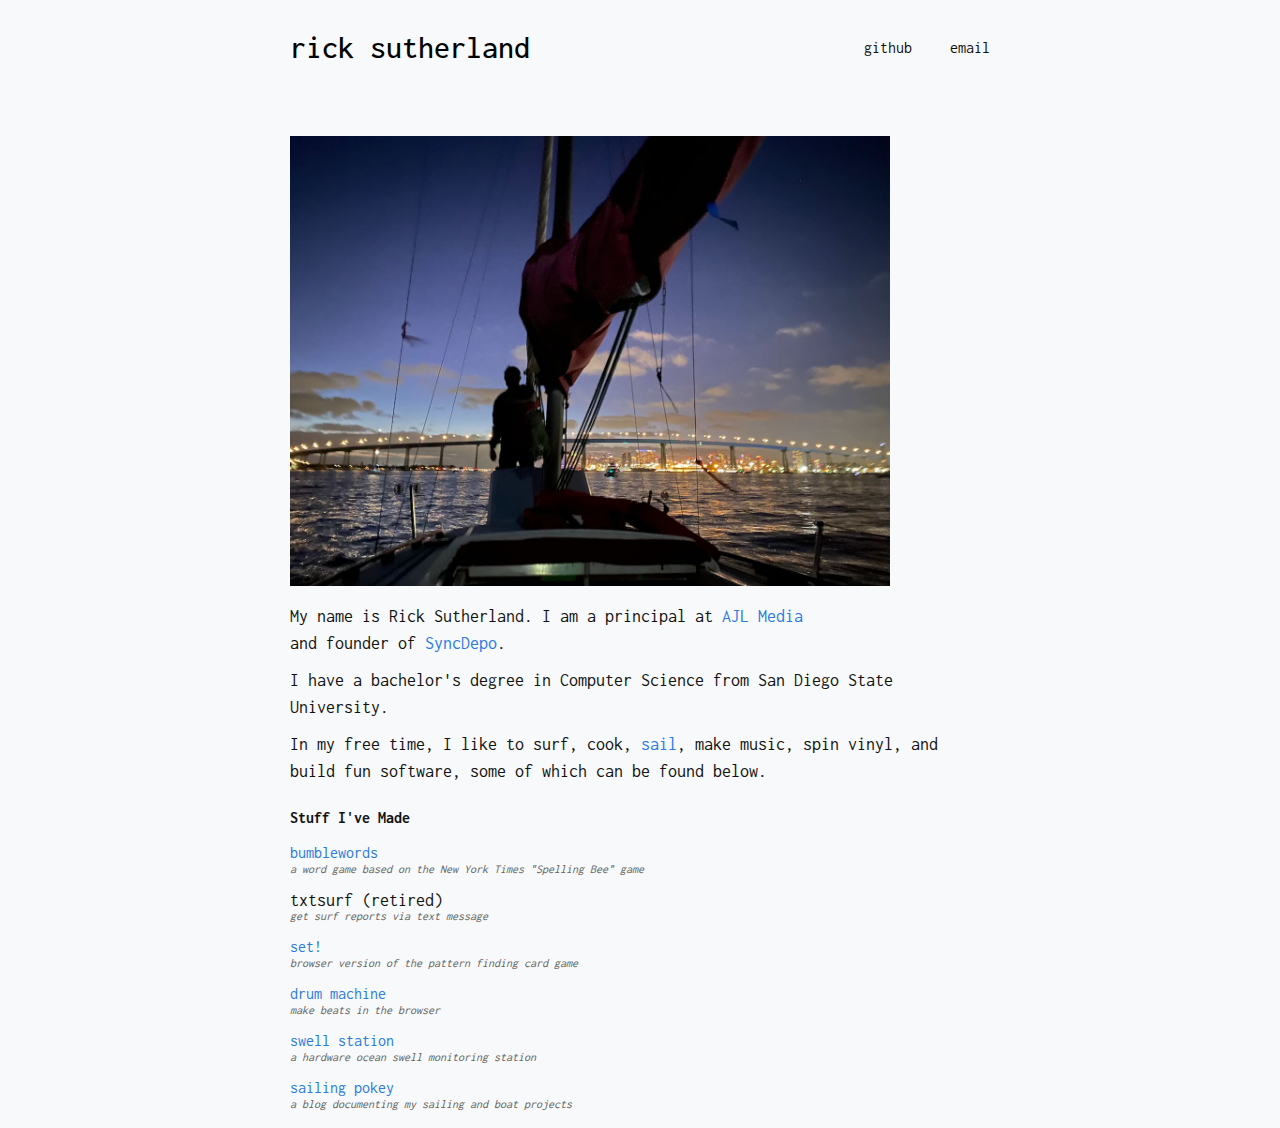
<file: index.html>
<!DOCTYPE html>
<html lang="en">

<head>
    <meta charset="UTF-8">
    <meta http-equiv="X-UA-Compatible" content="IE=edge">
    <meta name="viewport" content="width=device-width, initial-scale=1.0">
    <title>Rick Sutherland</title>
    <link rel="preconnect" href="https://fonts.gstatic.com">
    <link href="https://fonts.googleapis.com/css2?family=DM+Sans&display=swap" rel="stylesheet">
    <link rel='stylesheet' href='style.css'>
</head>

<body>
    <header class='site-header'>
        <div class='wrapper'>
            <a class='site-title' href='/'>rick sutherland</a>
            <nav class='site-nav'>
                <a href='https://github.com/rsuth'>github</a>
                <a href='mailto:suthe.rick@gmail.com'>email</a>
            </nav>
        </div>
    </header>
    <div class='site-content'>
        <div class='wrapper'>
            <img src="./img/IMG_2399.jpeg" width="600px">
            <div class='about'>
                <p>My name is Rick Sutherland. I am a principal at <a href='https://ajlmedia.com'>AJL Media</a> <br>and founder of <a href='https://syncdepo.com/'>SyncDepo</a>.</p>

                <p>I have a bachelor's degree in Computer Science from San Diego State University.</p>
                
                <p>In my free time, I like to surf, cook, <a href="sailing/index.html">sail</a>, make music, spin vinyl, and build fun software,
                    some of which can be found below.</p>
            </div>
            <div class='projects'>
                <h4> Stuff I've Made</h4>
                <ul class='project-list'>
                    <li>
                        <a href='https://bumblewords.com'>bumblewords</a>
                        <br>
                        <div class='project-caption'>a word game based on the New York Times "Spelling Bee" game</div>
                    </li>
                    <li>
                        <p>txtsurf (retired)</p>
                        <div class='project-caption'>get surf reports via text message</div>
                    </li>
                    <li>
                        <a href='set/index.html'>set!</a>
                        <div class='project-caption'>browser version of the pattern finding card game</div>
                    </li>
                    <li>
                        <a href='drums/index.html'>drum machine</a>
                        <div class='project-caption'>make beats in the browser</div>
                    </li>
                    <li>
                        <a href='/swellstation.html'>swell station</a>
                        <div class='project-caption'>a hardware ocean swell monitoring station</div>
                    </li>
                    <li>
                        <a href="sailing/index.html">sailing pokey</a>
                        <div class='project-caption'>a blog documenting my sailing and boat projects</div>
                    </li>
                </ul>
            </div>
        </div>
    </div>

</body>

</html>
</file>
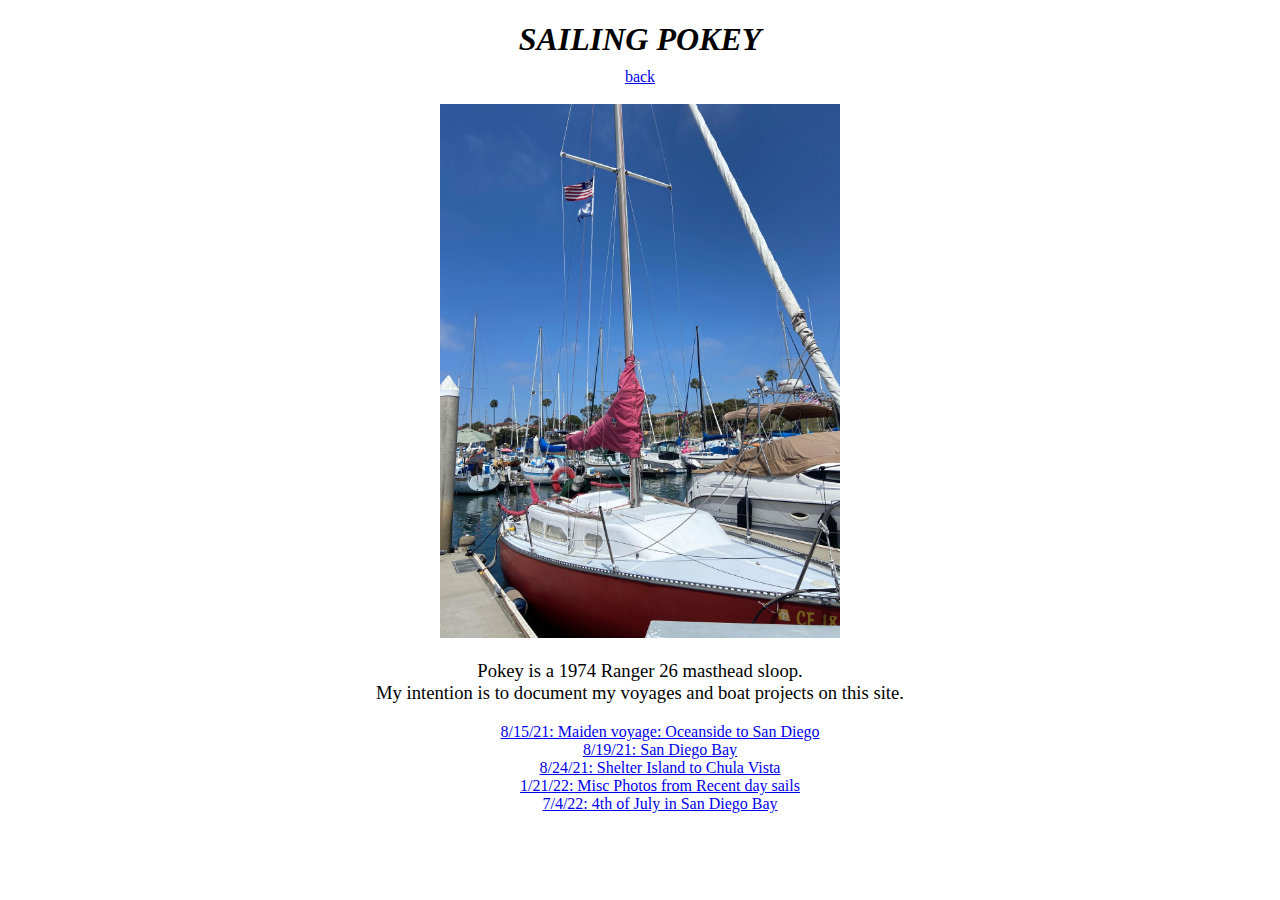
<file: sailing/index.html>
<!DOCTYPE html>
<html lang="en">

<head>
    <meta charset="UTF-8">
    <meta http-equiv="X-UA-Compatible" content="IE=edge">
    <meta name="viewport" content="width=device-width, initial-scale=1.0">
    <title>Sailing Pokey</title>
    <link rel="preconnect" href="https://fonts.gstatic.com">
    <link rel="stylesheet" href="style.css">
</head>

<body style="text-align: center;">
    <h1 style="margin-bottom: 10px;"><i>SAILING POKEY</i></h1>
    <a href="/">back</a>
    <br><br>
    <img src="img/pokey1.jpg" width="400px">
    <p>Pokey is a 1974 Ranger 26 masthead sloop.<br>
        My intention is to document my voyages and boat projects on this site.</p>
    <ul>
        <li>
            <a href="./1.html">8/15/21: Maiden voyage: Oceanside to San Diego</a>
        </li>
        <li>
            <a href="./2.html">8/19/21: San Diego Bay</a>
        </li>
        <li>
            <a href="./3.html">8/24/21: Shelter Island to Chula Vista</a>
        </li>
        <li>
            <a href="./4.html">1/21/22: Misc Photos from Recent day sails</a>
        </li>
        <li>
            <a href="./5.html">7/4/22: 4th of July in San Diego Bay</a>
        </li>
    </ul>

</body>

</html>
</file>
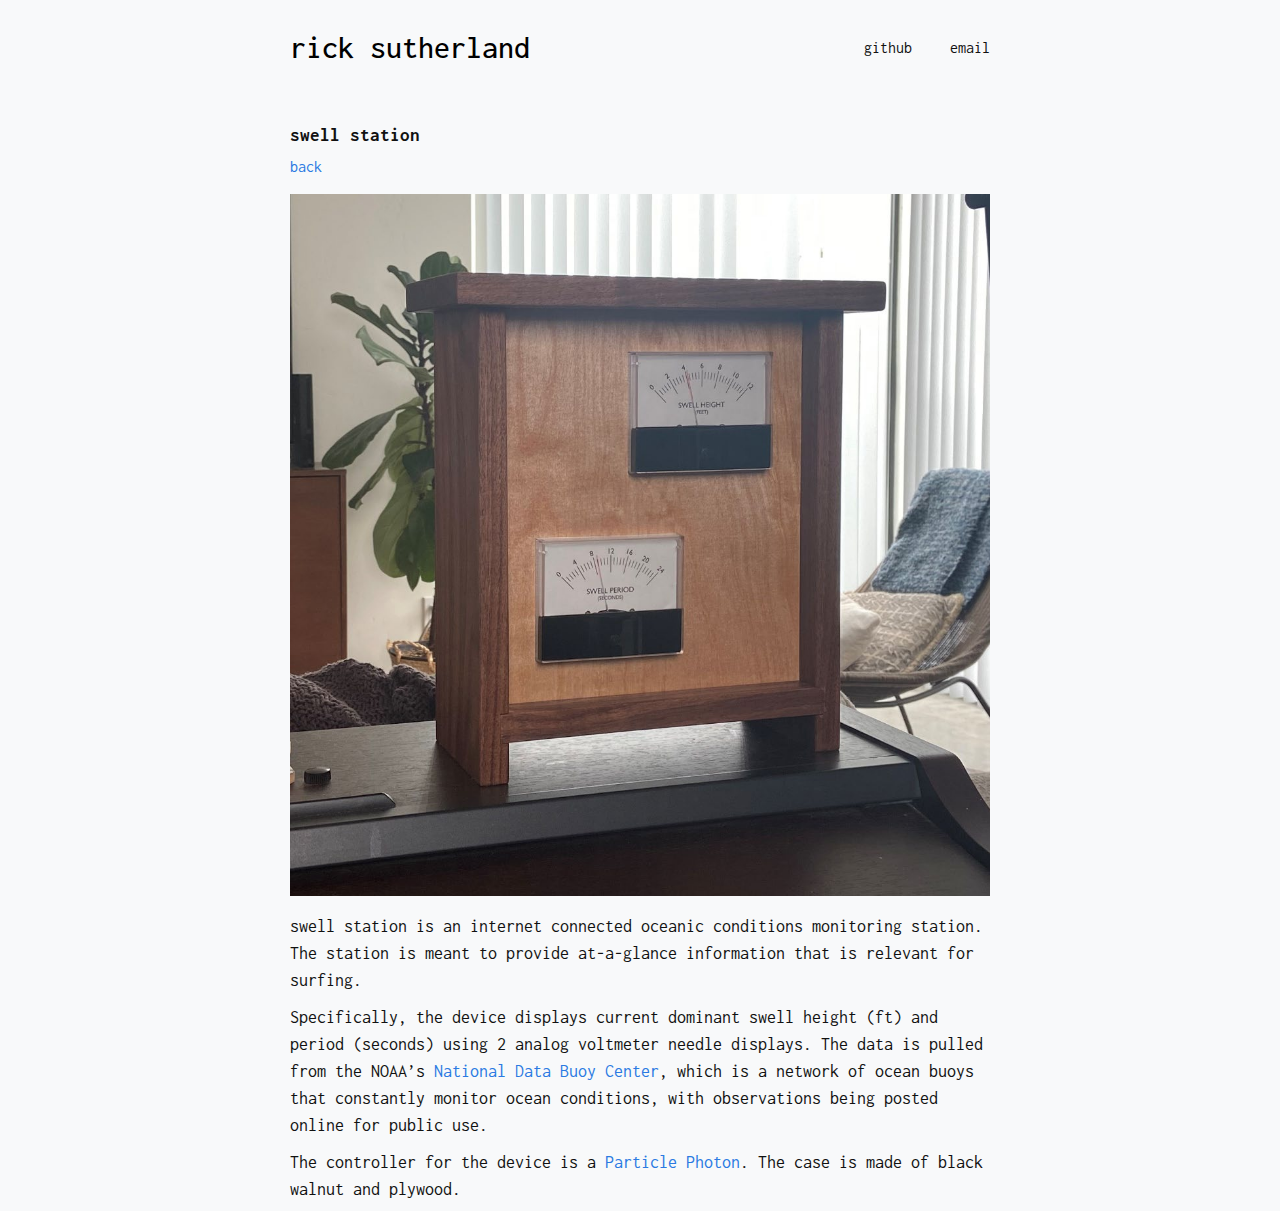
<file: swellstation.html>
<!DOCTYPE html>
<html lang="en">

<head>
    <meta charset="UTF-8">
    <meta http-equiv="X-UA-Compatible" content="IE=edge">
    <meta name="viewport" content="width=device-width, initial-scale=1.0">
    <title>Rick Sutherland</title>
    <link href="https://fonts.googleapis.com/css2?family=Bebas+Neue&display=swap" rel="stylesheet"> 
    <link href="https://fonts.googleapis.com/css2?family=DM+Sans&display=swap" rel="stylesheet"> 
    <link rel='stylesheet' href='style.css'>
</head>

<body>
    <header class='site-header'>    
        <div class='wrapper'>
            <a class='site-title' href='/'>rick sutherland</a>
            <nav class='site-nav'>
                <a href='https://github.com/rsuth'>github</a>
                <a href='mailto:suthe.rick@gmail.com'>email</a>
            </nav>
        </div>
    </header>
    <div class='site-content'>
        <div class='wrapper'>
            <h3>swell station</h3>
            <a href="/">back</a>
            <img src='/img/swellstation-photo.jpg' width='700px'>
            <p>
                swell station is an internet connected oceanic conditions monitoring station. The station is meant to provide at-a-glance information that is relevant for surfing.
            </p>
            <p>
                Specifically, the device displays current dominant swell height (ft) and period (seconds) using 2 analog voltmeter needle displays. The data is pulled from the NOAA’s <a href='https://www.ndbc.noaa.gov/'>National Data Buoy Center</a>, which is a network of ocean buoys that constantly monitor ocean conditions, with observations being posted online for public use.
            </p>
            <p>
                The controller for the device is a <a href='https://docs.particle.io/photon/'>Particle Photon</a>. The case is made of black walnut and plywood.
            </p>
        </div>
    </div>

</body>

</html>
</file>
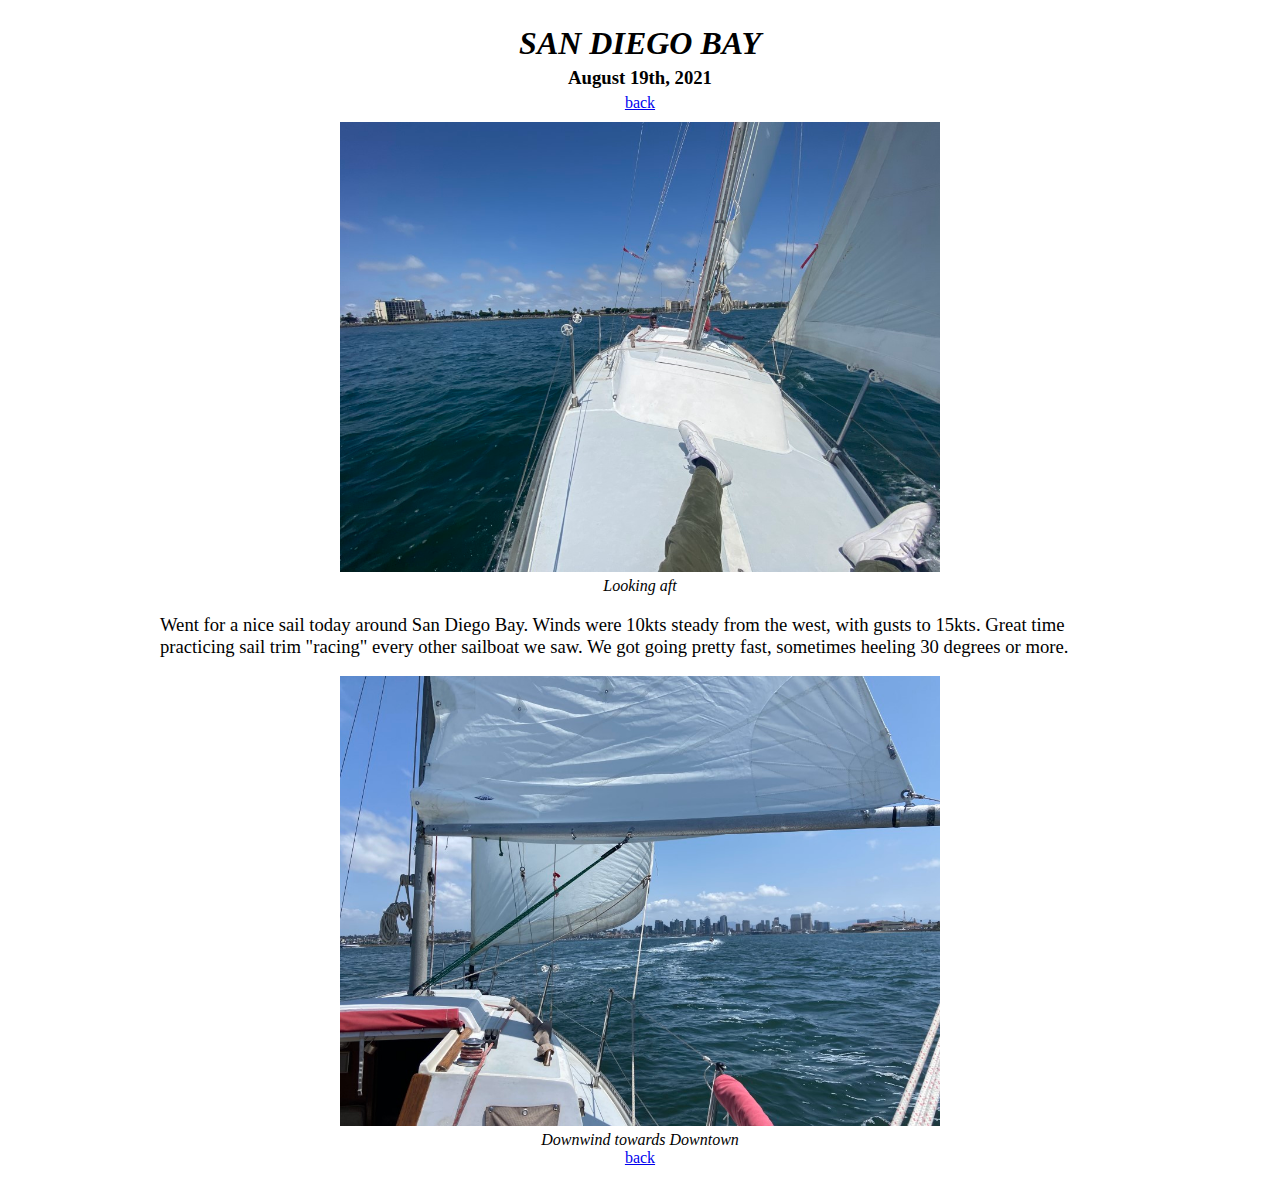
<file: sailing/2.html>
<!DOCTYPE html>
<html lang="en">

<head>
    <meta charset="UTF-8">
    <meta http-equiv="X-UA-Compatible" content="IE=edge">
    <meta name="viewport" content="width=device-width, initial-scale=1.0">
    <title>Sailing Pokey</title>
    <link rel="preconnect" href="https://fonts.gstatic.com">
    <link rel="stylesheet" href="style.css">
</head>

<body class="post-wrapper">
    <header style="text-align: center; margin-bottom: 10px">
        <h1 style="margin: 5px;"><i>San Diego Bay</i></h1>
        <h3 style="margin: 5px;">August 19th, 2021</h3>
        <a href="../sailing/index.html">back</a>
    </header>
    <img src="img/2/IMG-4257.jpg" class="post-img" width="600px">
    <div style="margin-top: 5px; width: 100%; text-align: center"><i>Looking aft</i></div>
    <p>Went for a nice sail today around San Diego Bay. Winds were 10kts steady from the west, with gusts to 15kts.
        Great time practicing sail trim "racing" every other sailboat we saw. We got going pretty fast, sometimes
        heeling 30 degrees or more.
    </p>
    <img src="img/2/IMG-4251.jpg" class="post-img" width="600px">
    <div style="margin-top: 5px; width: 100%; text-align: center"><i>Downwind towards Downtown</i></div>
    <footer style='text-align: center; margin-bottom: 20px'>

        <a href="../sailing/index.html">back</a>
    </footer>




</body>

</html>
</file>
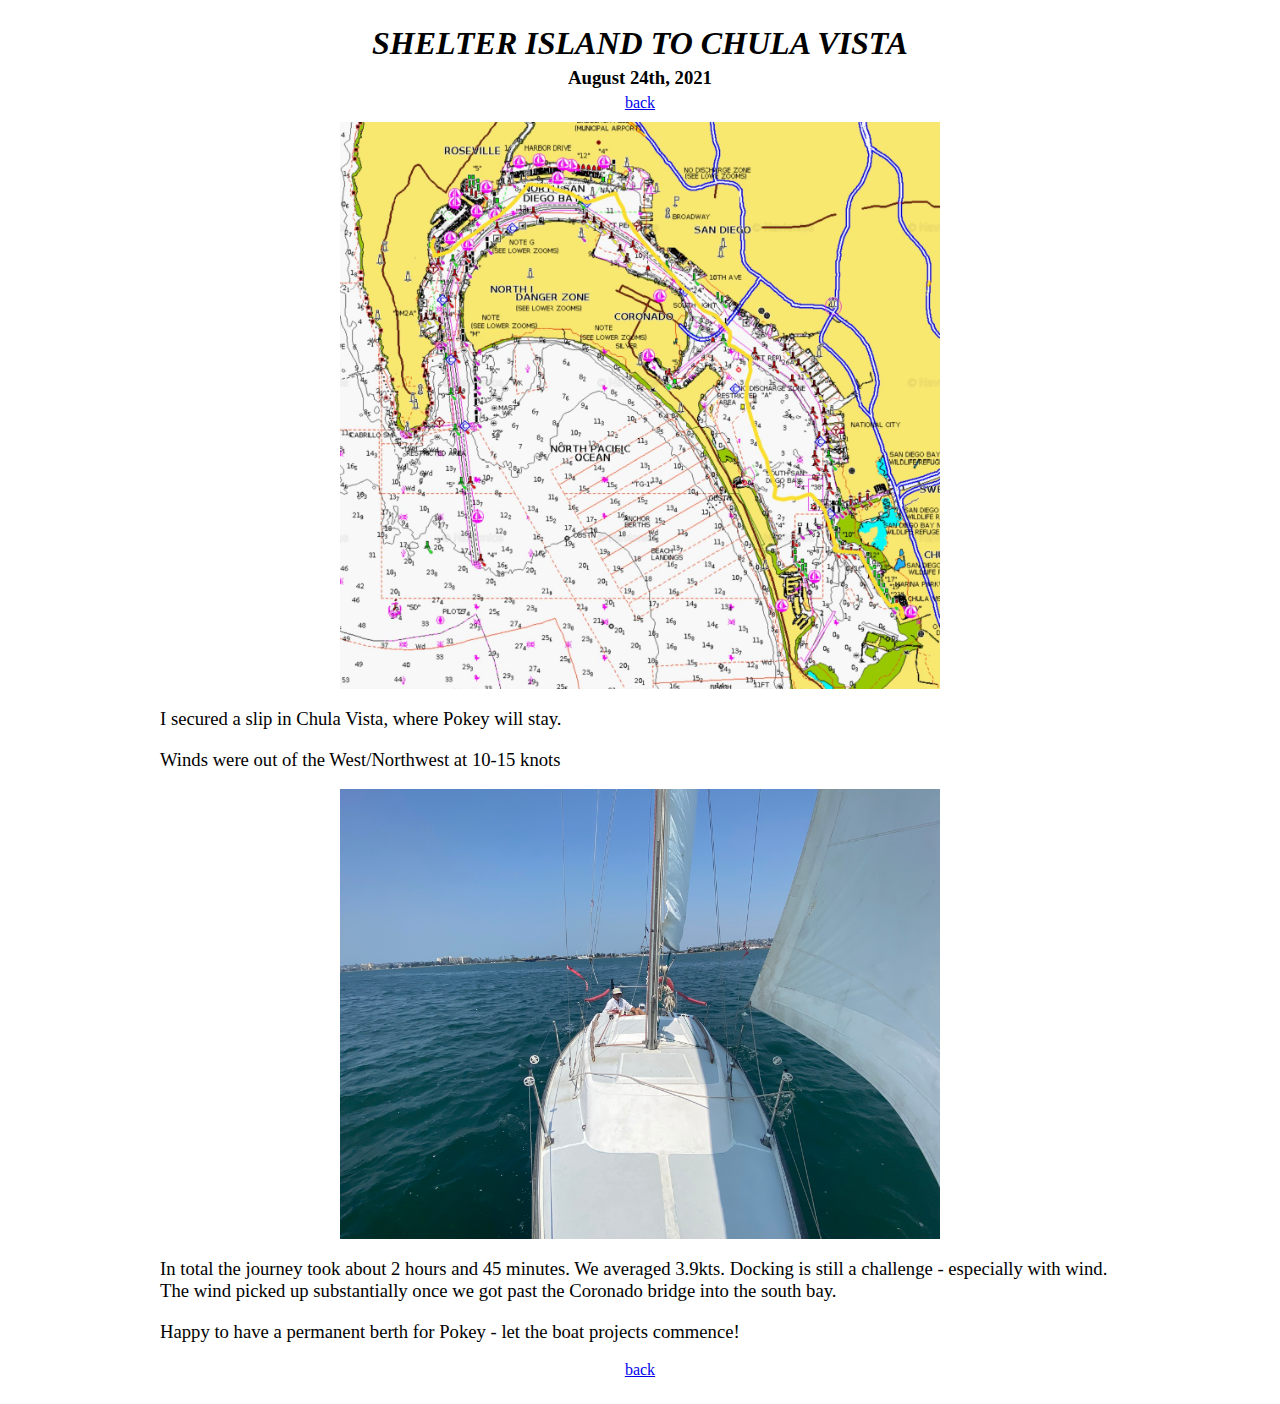
<file: sailing/3.html>
<!DOCTYPE html>
<html lang="en">

<head>
    <meta charset="UTF-8">
    <meta http-equiv="X-UA-Compatible" content="IE=edge">
    <meta name="viewport" content="width=device-width, initial-scale=1.0">
    <title>Sailing Pokey</title>
    <link rel="preconnect" href="https://fonts.gstatic.com">
    <link rel="stylesheet" href="style.css">
</head>

<body class="post-wrapper">
    <header style="text-align: center; margin-bottom: 10px">
        <h1 style="margin: 5px;"><i>Shelter Island to Chula Vista</i></h1>
        <h3 style="margin: 5px;">August 24th, 2021</h3>
        <a href="../sailing/index.html">back</a>
    </header>
    <img src="img/3/route.JPG" class="post-img" width="600px">
    <p>I secured a slip in Chula Vista, where Pokey will stay.
    </p>
    <p>Winds were out of the West/Northwest at 10-15 knots</p>
    <img src="img/3/1.jpg" class="post-img" width="600px">
    <p>In total the journey took about 2 hours and 45 minutes. We averaged 3.9kts. Docking is still a challenge -
        especially with wind. The wind picked up substantially once we got past the Coronado bridge into the south bay.
    </p>
    <p>Happy to have a permanent berth for Pokey - let the boat projects commence!</p>
    <footer style='text-align: center; margin-bottom: 20px'>
        <a href="../sailing/index.html">back</a>
    </footer>
</body>

</html>
</file>
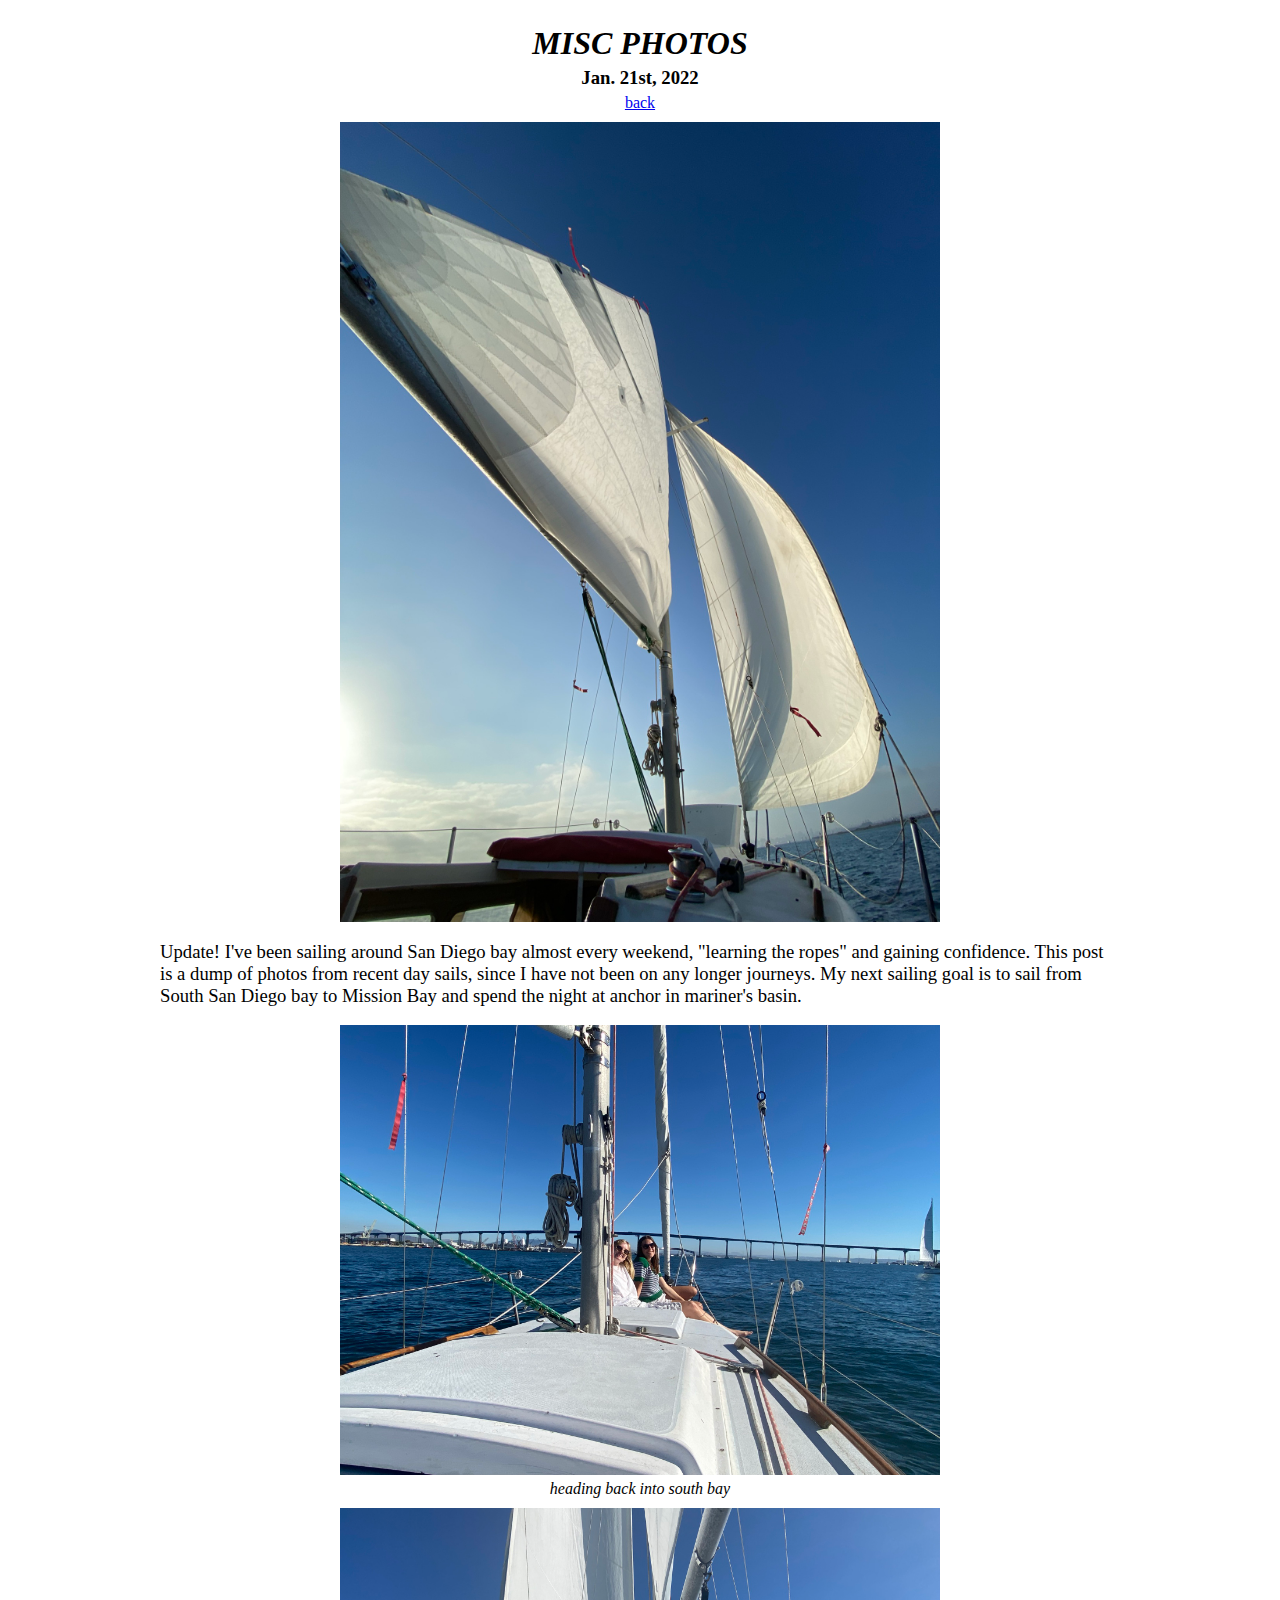
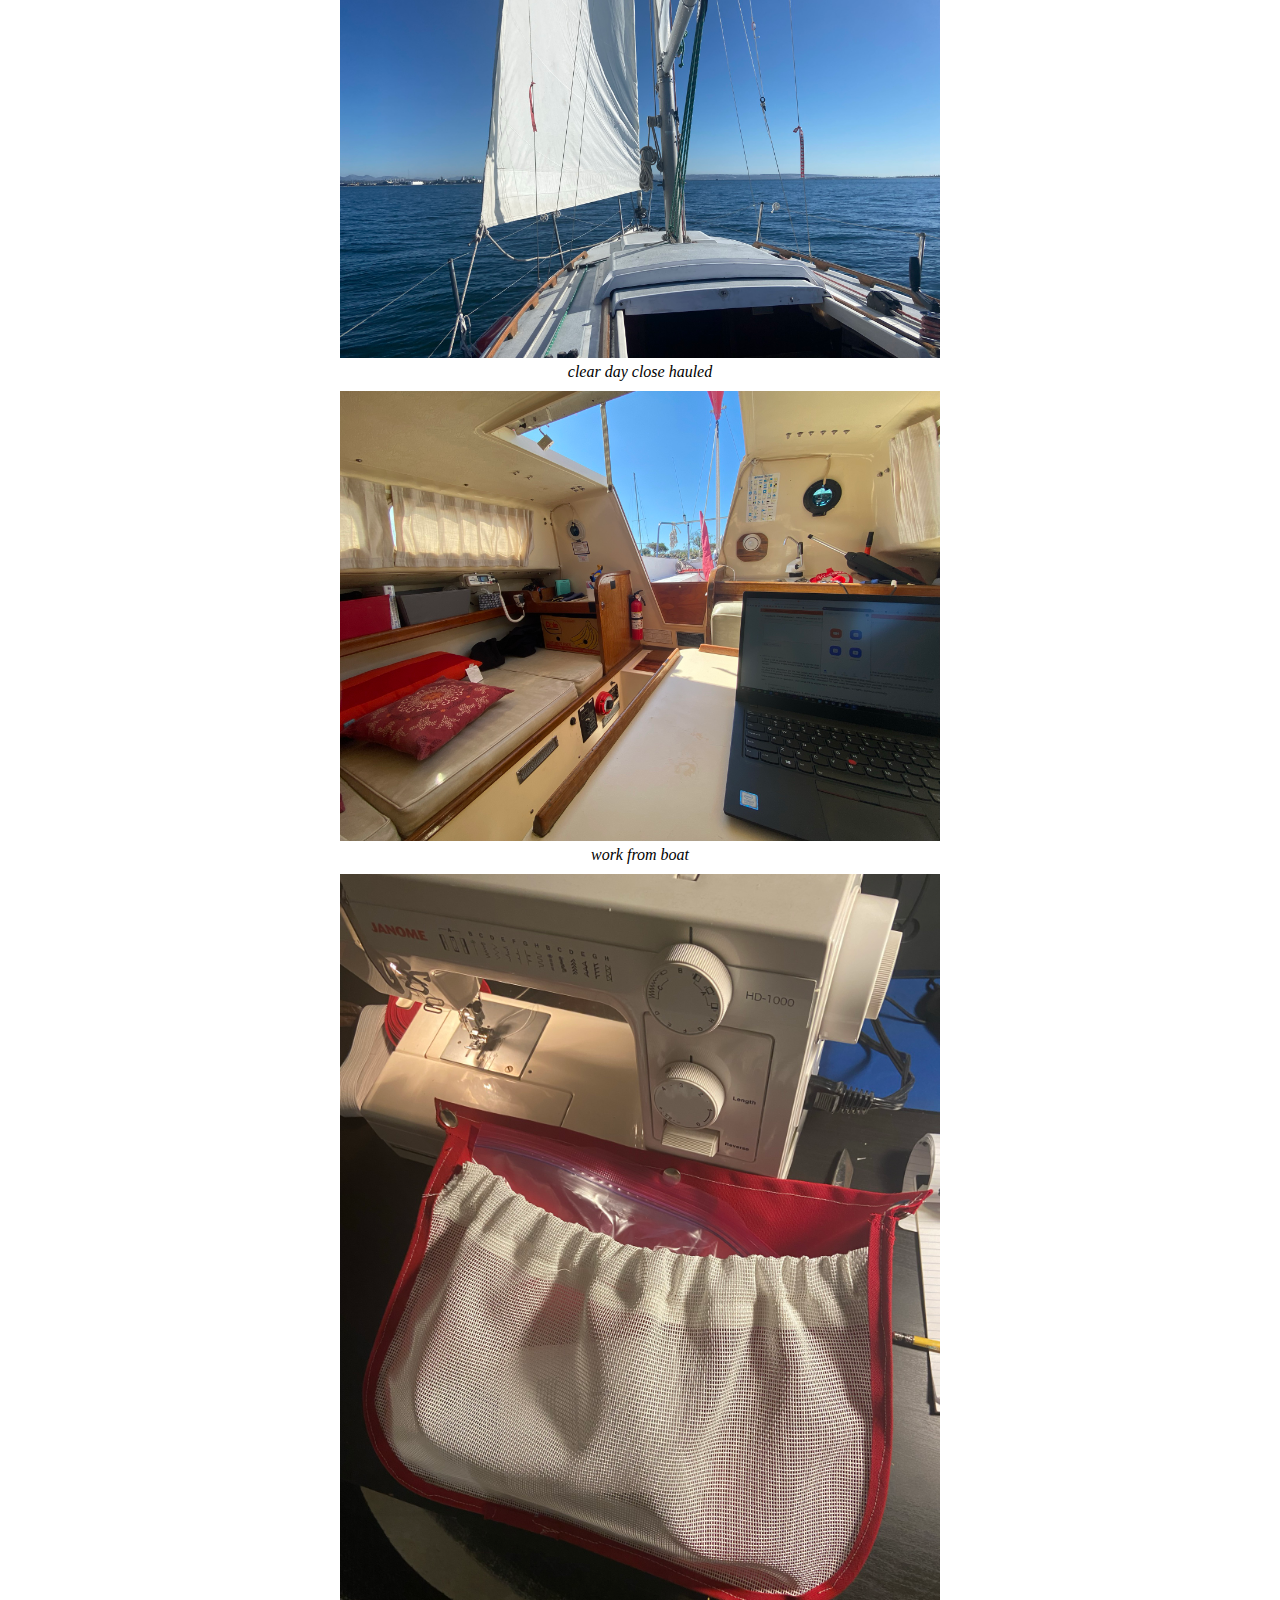
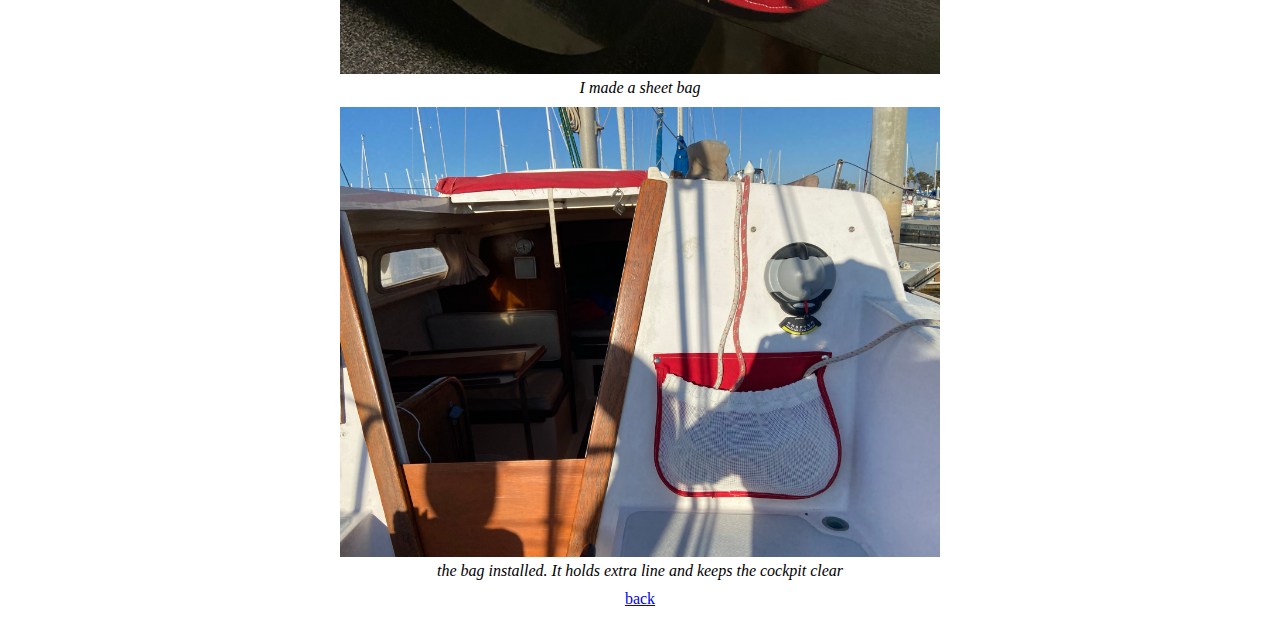
<file: sailing/4.html>
<!DOCTYPE html>
<html lang="en">

<head>
    <meta charset="UTF-8">
    <meta http-equiv="X-UA-Compatible" content="IE=edge">
    <meta name="viewport" content="width=device-width, initial-scale=1.0">
    <title>Sailing Pokey</title>
    <link rel="preconnect" href="https://fonts.gstatic.com">
    <link rel="stylesheet" href="style.css">
</head>

<body class="post-wrapper">
    <header style="text-align: center; margin-bottom: 10px">
        <h1 style="margin: 5px;"><i>Misc Photos</i></h1>
        <h3 style="margin: 5px;">Jan. 21st, 2022</h3>
        <a href="../sailing/index.html">back</a>
    </header>
    <img src="img/4/sunset.jpg" class="post-img" width="600px">
    <p>Update! I've been sailing around San Diego bay almost every weekend, "learning the ropes" and gaining confidence.
        This post is a dump of photos from recent day sails, since I have not been on any longer journeys. My next
        sailing goal is to sail from South San Diego bay to Mission Bay and spend the night at anchor in mariner's
        basin.
    </p>
    <img src="img/4/nnb.jpg" class="post-img" width="600px">
    <div class="img-caption"><i>heading back into south bay</i></div>
    <img src="img/4/closehauled.jpg" class="post-img" width="600px">
    <div class="img-caption"><i>clear day close hauled</i></div>
    <img src="img/4/workfromboat.jpg" class="post-img" width="600px">
    <div class="img-caption"><i>work from boat</i></div>
    <img src="img/4/bag1.jpg" class="post-img" width="600px">
    <div class="img-caption"><i>I made a sheet bag</i></div>
    <img src="img/4/bag2.jpg" class="post-img" width="600px">
    <div class="img-caption"><i>the bag installed. It holds extra line and keeps the cockpit clear</i></div>
    <footer style='text-align: center; margin-bottom: 20px'>
        <a href="../sailing/index.html">back</a>
    </footer>
</body>

</html>
</file>
<file: style.css>
@import url('https://fonts.googleapis.com/css2?family=Inconsolata&display=swap');

body {
    font-family: "Inconsolata";
    font-size: 16px;
    line-height: 1.5;
    font-weight: 400;
    color: #111;
    background-color: #f8f9fa;
    -webkit-text-size-adjust: 100%;
}

h1,
h3,
h4,
h5,
h6,
p {
    margin-bottom: 15px;

}

/** Links */
a {
    color: #2a7ae2;
    text-decoration: none;
}

a:visited {
    color: #1756a9;
}

/** Wrapper */
.wrapper {
    max-width: 700px;
    margin-right: auto;
    margin-left: auto;
    padding-right: 30px;
    padding-left: 30px;
}

@media only screen and (max-width: 700px) {
    .wrapper {
        padding-right: 15px;
        padding-left: 15px;
    }
}

/** Site header */
.site-header {
    min-height: 56px;
    position: relative;
    margin-top: 20px;
}

.site-title {
    font-size: 32px;
    line-height: 56px;
    margin-bottom: 0;
    float: left;
    font-weight: 500;
    color: #000;
    font-family: 'Inconsolata', monospace;
}

.site-title:visited {
    color: #000;
}

.site-nav {
    float: right;
    line-height: 56px;
    font-size: 16px;
    font-family: 'Inconsolata', monospace;
}

.site-nav a {
    color: #111;
    margin-left: 30px;
}

.site-content {
    margin-top: 45px;
}

.project-list {
    margin-top: 0px;
    line-height: 1em;
    padding-left: 0;
}

.project-list li {
    margin-top: 15px;
    list-style: none;
}

.project-caption {
    font-size: 12px;
    color: rgb(97, 97, 97);
    font-style: italic;
}

h3 {
    margin-bottom: 6px;
}

p {
    font-size: 18px;
    margin-top: 10px;
    margin-bottom: 0px;
}

img {
    margin-top: 15px;
}

@media only screen and (max-width: 700px) {
    img {
        width: 300px;
    }
}
</file>
<file: sailing/style.css>
p {
    font-size: 14pt;
}

h1 {
    text-transform: uppercase;
}

a {
    text-decoration: underline;
}

ul {
    list-style-type: none;
}

.post-img {
    margin-right: auto;
    display: block;
    margin-left: auto
}

.img-caption {
    margin-top: 5px;
    margin-bottom: 10px;
    width: 100%;
    text-align: center
}

.post-wrapper {
    width: 960px;
    margin: auto;
    margin-top: 25px;
    margin-bottom: 25px;
}
</file>
